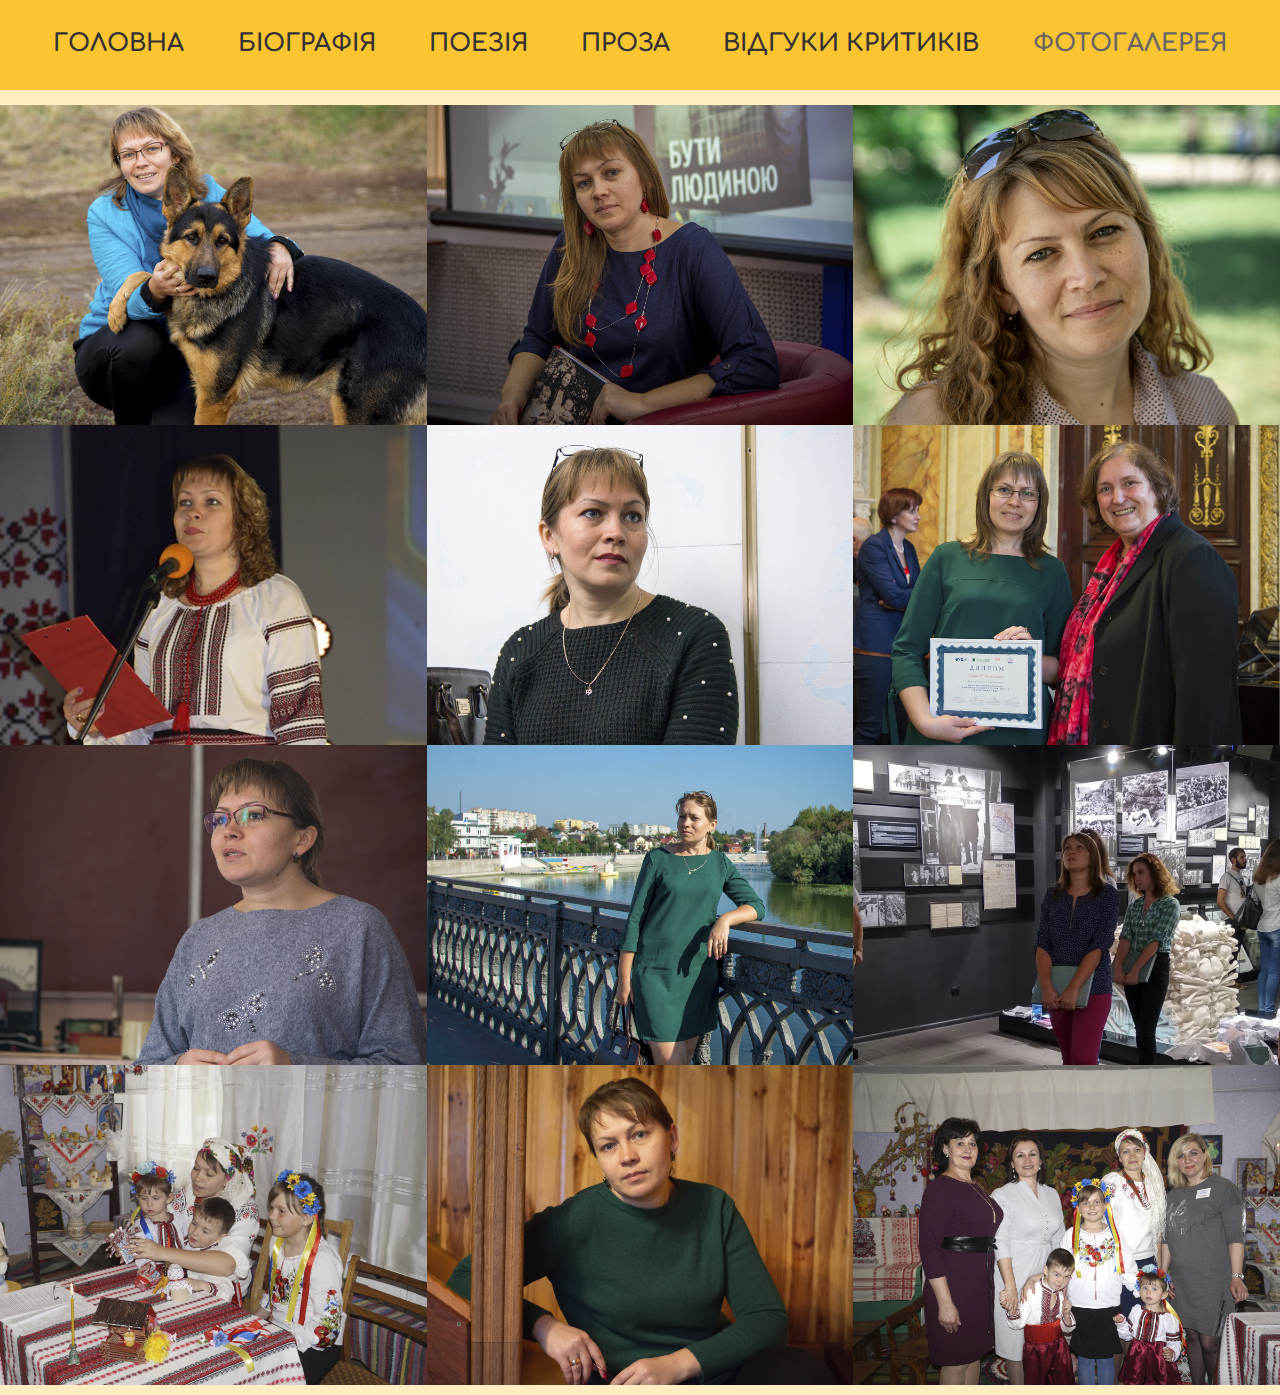
<file: photos.html>
<!DOCTYPE html>
<html lang="ua">
<head>
	<meta charset="UTF-8">
	<title>Фотогалерея Ольги Кудінової</title>
	<meta name="description" content="Фотографії письменниці Ольги Кудінової, більшість яких зроблені її чоловіком.">
	<meta name="robots" content="index, follow">
	<link rel="stylesheet" href="styles.css">
	<link href="https://fonts.googleapis.com/css?family=Comfortaa&display=swap" rel="stylesheet">
	<meta name="viewport" content="width=device-width, initial-scale=1, shrink-to-fit=no">
</head>
<body>

	<header>
		<a href="index.html">Головна</a>
		<a href="bio.html">Біографія</a>
		<a href="poetry.html">Поезія</a>
		<a href="prose.html">Проза</a>
		<a href="reviews.html">Відгуки критиків</a>
		<a href="photos.html" class="link-active">Фотогалерея</a>
	</header>

	<div class="menu">
		<a href="index.html">Головна</a>
		<a href="bio.html">Біографія</a>
		<a href="poetry.html">Поезія</a>
		<a href="prose.html">Проза</a>
		<a href="reviews.html">Відгуки критиків</a>
		<a href="photos.html" class="link-active">Фотогалерея</a>
		<div class="menu_button wow fadeInUp" onclick="open_menu()"><span></span></div>
	</div>

	<style>
		.main_wrapper {
			margin: 0;
			padding-right: 0;
			padding-left: 0;
			padding-top: 15px;
			padding-bottom: 10px;
		}
	</style>

	<div class="main_wrapper">
		<div class="gallery">
			<img src="img1.png" alt="Фото з О. Кудіновою">
			<img src="img2.png" alt="Фото з О. Кудіновою">
			<img src="img3.png" alt="Фото з О. Кудіновою">
			<img src="img4.png" alt="Фото з О. Кудіновою">
			<img src="img5.png" alt="Фото з О. Кудіновою">
			<img src="img6.png" alt="Фото з О. Кудіновою">
			<img src="img7.png" alt="Фото з О. Кудіновою">
			<img src="img8.png" alt="Фото з О. Кудіновою">
			<img src="img9.png" alt="Фото з О. Кудіновою">
			<img src="img10.png" alt="Фото з О. Кудіновою">
			<img src="img11.png" alt="Фото з О. Кудіновою">
			<img src="img12.png" alt="Фото з О. Кудіновою">
		</div>
	</div>
	
	<script src="jquery.min.js"></script>
	<script src="scipts.js"></script>

</body>
</html>
</file>
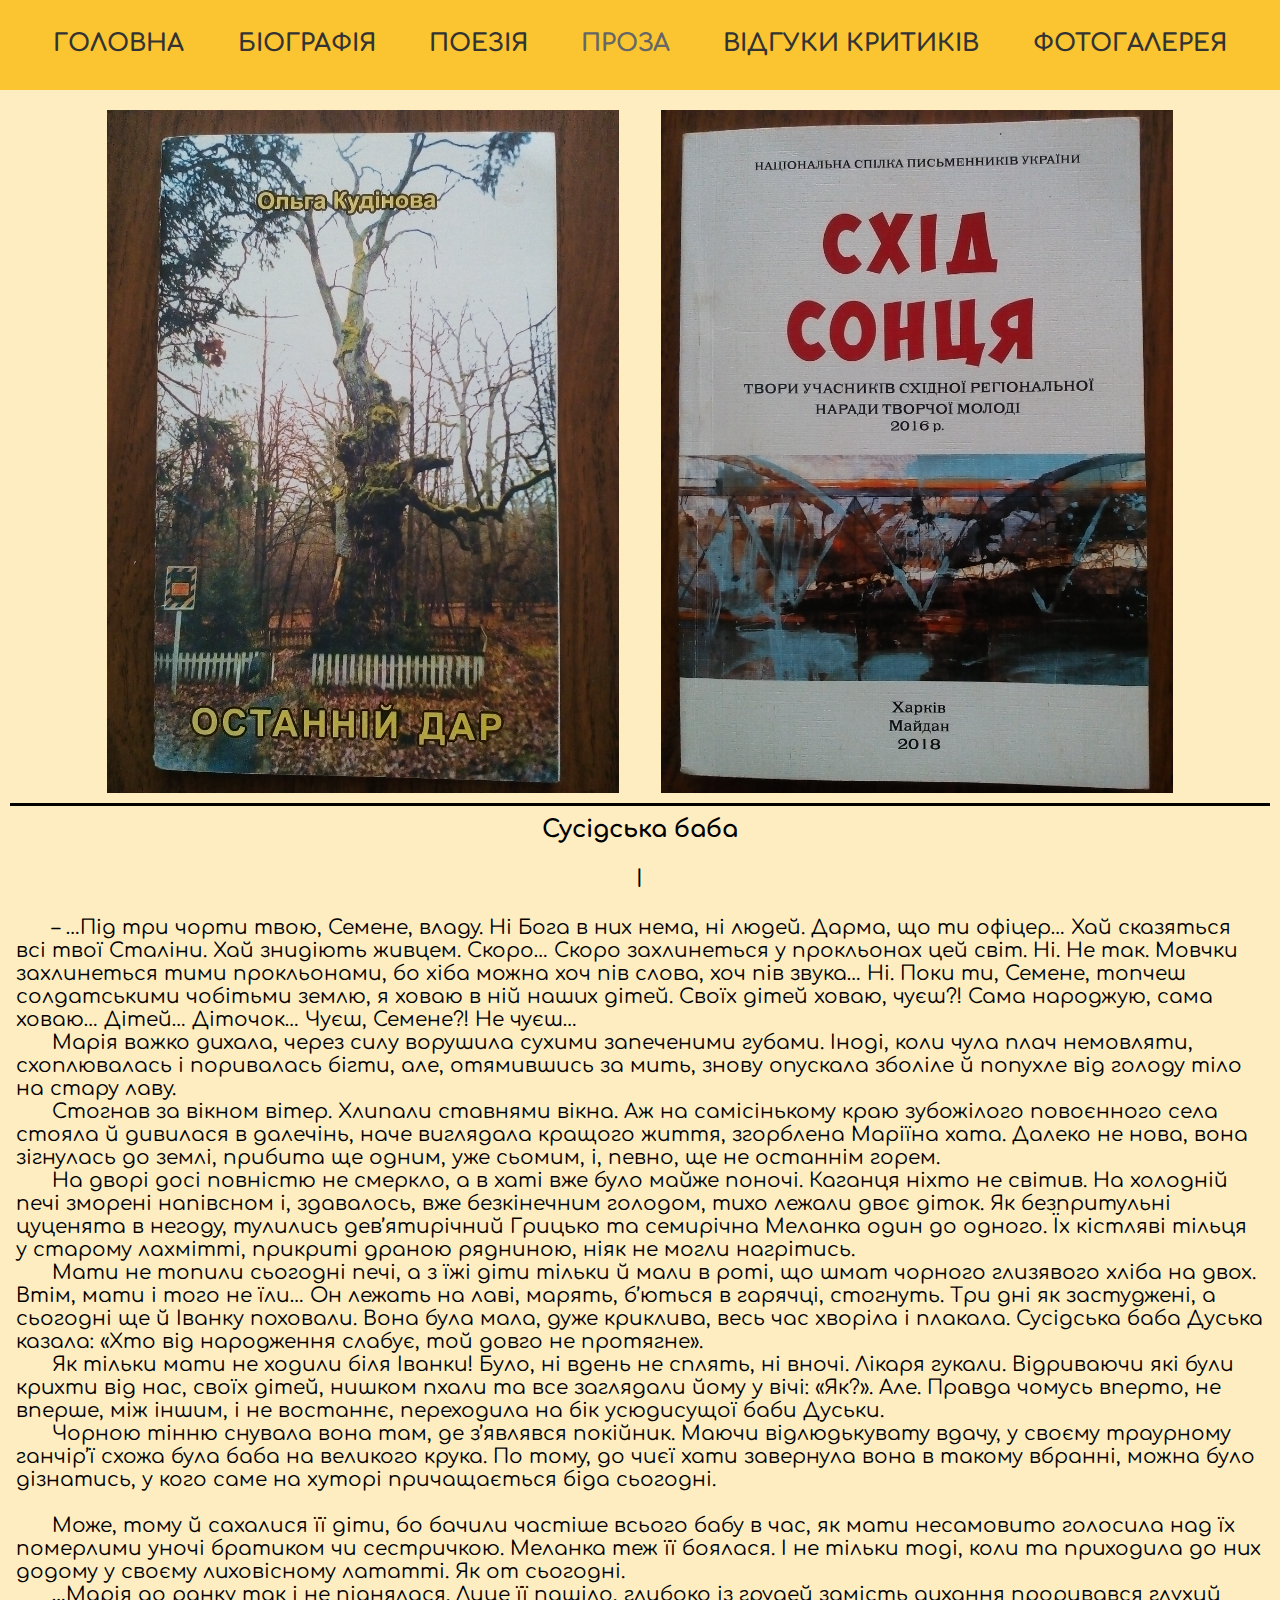
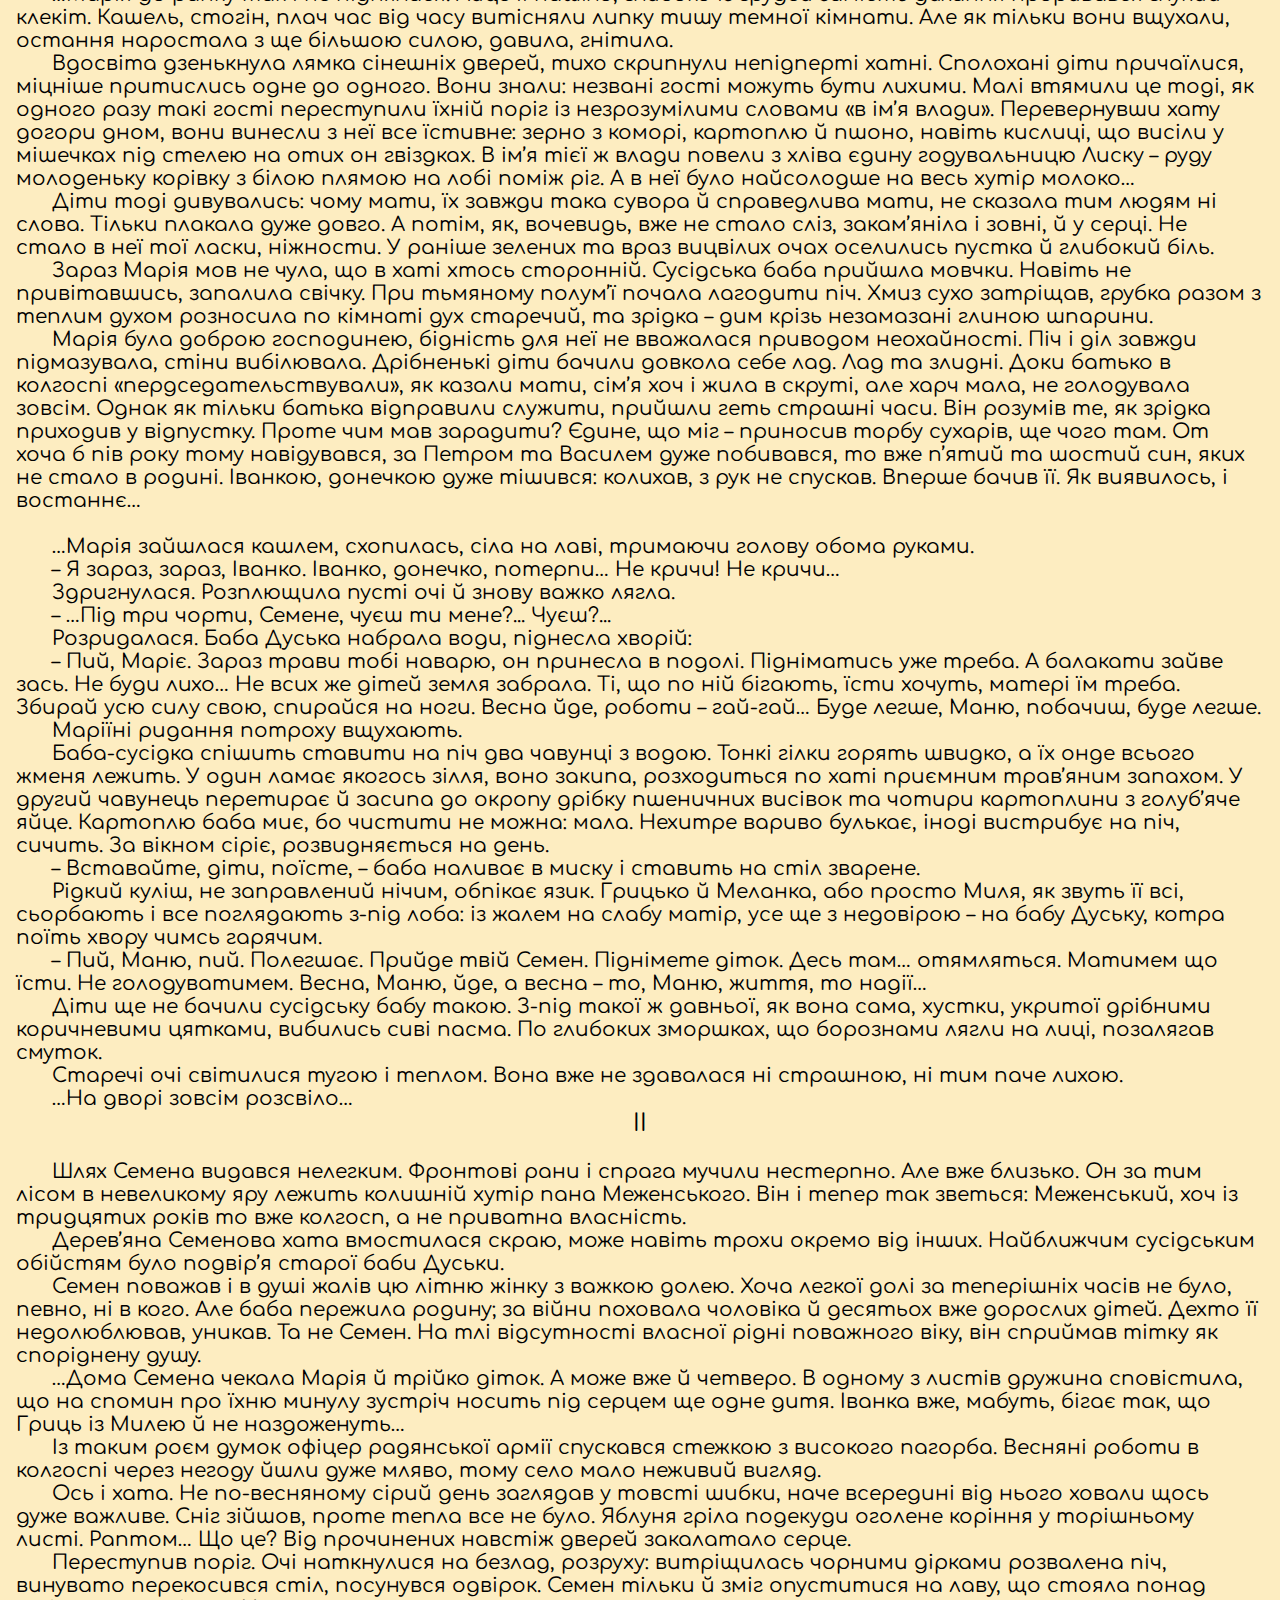
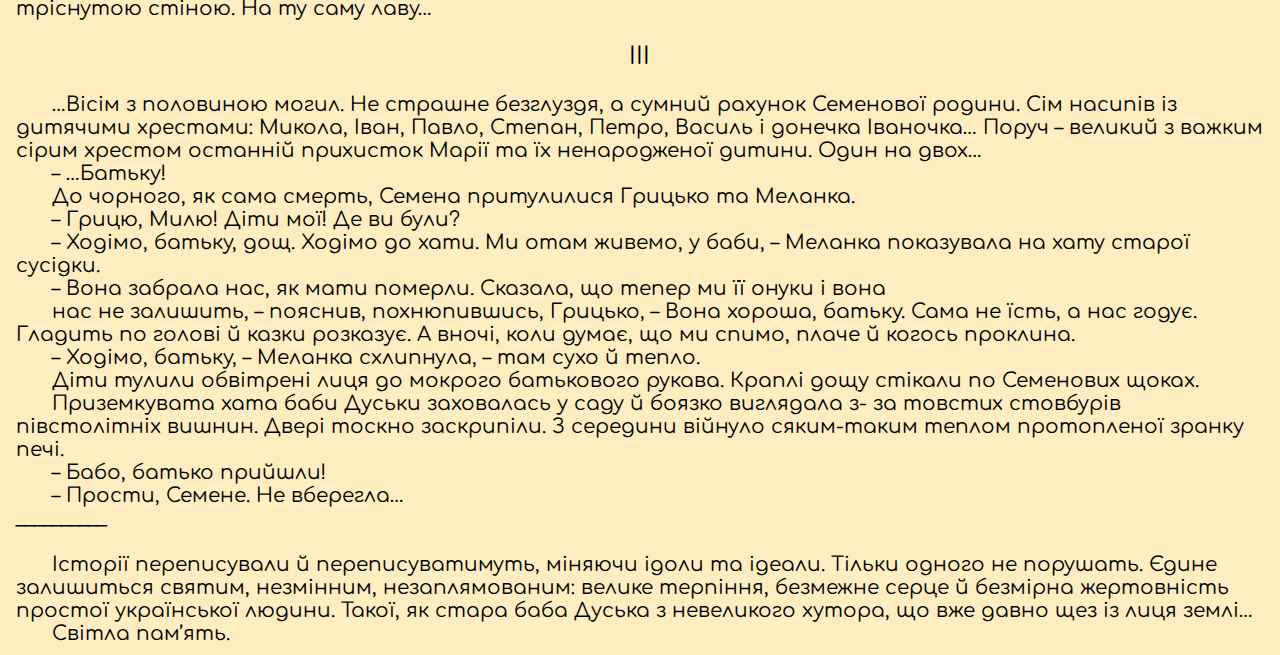
<file: prose.html>
<!DOCTYPE html>
<html lang="ua">
<head>
	<meta charset="UTF-8">
	<title>Проза Ольги Кудінової</title>
	<link rel="stylesheet" href="styles.css">
	<link href="https://fonts.googleapis.com/css?family=Comfortaa&display=swap" rel="stylesheet">
	<link rel="stylesheet" href="animate.css">
	<meta name="viewport" content="width=device-width, initial-scale=1, shrink-to-fit=no">
</head>
<body>

	<header>
		<a href="index.html">Головна</a>
		<a href="bio.html">Біографія</a>
		<a href="poetry.html">Поезія</a>
		<a href="prose.html" class="link-active">Проза</a>
		<a href="reviews.html">Відгуки критиків</a>
		<a href="photos.html">Фотогалерея</a>
	</header>

	<div class="menu">
		<a href="index.html">Головна</a>
		<a href="bio.html">Біографія</a>
		<a href="poetry.html">Поезія</a>
		<a href="prose.html" class="link-active">Проза</a>
		<a href="reviews.html">Відгуки критиків</a>
		<a href="photos.html">Фотогалерея</a>
		<div class="menu_button wow fadeInUp" onclick="open_menu()"><span></span></div>
	</div>

	<div class="main_wrapper">
		<div class="books">
			<img src="book1.jpg" alt="Останній дар" class="prose_img">
			<img src="book2.jpg" alt="Схід сонця" class="prose_img">
		</div>
		<div class="splitter"></div>
		<span class="prose">
			<p class="tc title-prose fw700">Сусідська баба</p><br>
			<p class="tc title-prose">І</p><br>

			<span class="tab"></span>
			– …Під три чорти твою, Семене, владу. Ні Бога в них нема, ні людей.
			Дарма, що ти офіцер… Хай сказяться всі твої Сталіни. Хай знидіють живцем.
			Скоро… Скоро захлинеться у прокльонах цей світ. Ні. Не так. Мовчки
			захлинеться тими прокльонами, бо хіба можна хоч пів слова, хоч пів звука…
			Ні. Поки ти, Семене, топчеш солдатськими чобітьми землю, я ховаю в ній
			наших дітей. Своїх дітей ховаю, чуєш?! Сама народжую, сама ховаю…
			Дітей… Діточок… Чуєш, Семене?! Не чуєш… <br><span class="tab"></span>
			Марія важко дихала, через силу ворушила сухими запеченими губами.
			Іноді, коли чула плач немовляти, схоплювалась і поривалась бігти, але,
			отямившись за мить, знову опускала зболіле й попухле від голоду тіло на
			стару лаву. <br><span class="tab"></span>
			Стогнав за вікном вітер. Хлипали ставнями вікна. Аж на самісінькому
			краю зубожілого повоєнного села стояла й дивилася в далечінь, наче
			виглядала кращого життя, згорблена Маріїна хата. Далеко не нова, вона
			зігнулась до землі, прибита ще одним, уже сьомим, і, певно, ще не останнім
			горем. <br><span class="tab"></span>
			На дворі досі повністю не смеркло, а в хаті вже було майже поночі.
			Каганця ніхто не світив. На холодній печі зморені напівсном і, здавалось, вже
			безкінечним голодом, тихо лежали двоє діток. Як безпритульні цуценята в
			негоду, тулились дев’ятирічний Грицько та семирічна Меланка один до
			одного. Їх кістляві тільця у старому лахмітті, прикриті драною рядниною,
			ніяк не могли нагрітись. <br><span class="tab"></span>
			Мати не топили сьогодні печі, а з їжі діти тільки й мали в роті, що
			шмат чорного глизявого хліба на двох. Втім, мати і того не їли… Он лежать
			на лаві, марять, б’ються в гарячці, стогнуть. Три дні як застуджені, а сьогодні
			ще й Іванку поховали. Вона була мала, дуже криклива, весь час хворіла і
			плакала. Сусідська баба Дуська казала: «Хто від народження слабує, той
			довго не протягне». <br><span class="tab"></span>
			Як тільки мати не ходили біля Іванки! Було, ні вдень не сплять, ні
			вночі. Лікаря гукали. Відриваючи які були крихти від нас, своїх дітей,
			нишком пхали та все заглядали йому у вічі: «Як?». Але. Правда чомусь
			вперто, не вперше, між іншим, і не востаннє, переходила на бік усюдисущої
			баби Дуськи. <br><span class="tab"></span>
			Чорною тінню снувала вона там, де з’являвся покійник. Маючи
			відлюдькувату вдачу, у своєму траурному ганчір’ї схожа була баба на
			великого крука. По тому, до чиєї хати завернула вона в такому вбранні,
			можна було дізнатись, у кого саме на хуторі причащається біда сьогодні.
			<br><br><span class="tab"></span>
			Може, тому й сахалися її діти, бо бачили частіше всього бабу в час, як
			мати несамовито голосила над їх померлими уночі братиком чи сестричкою.
			Меланка теж її боялася. І не тільки тоді, коли та приходила до них
			додому у своєму лиховісному лататті. Як от сьогодні.<br><span class="tab"></span>
			…Марія до ранку так і не піднялася. Лице її пашіло, глибоко із грудей
			замість дихання проривався глухий клекіт. Кашель, стогін, плач час від часу
			витісняли липку тишу темної кімнати. Але як тільки вони вщухали, остання
			наростала з ще більшою силою, давила, гнітила.<br><span class="tab"></span>
			Вдосвіта дзенькнула лямка сінешніх дверей, тихо скрипнули непідперті
			хатні. Сполохані діти причаїлися, міцніше притислись одне до одного. Вони
			знали: незвані гості можуть бути лихими. Малі втямили це тоді, як одного
			разу такі гості переступили їхній поріг із незрозумілими словами «в ім’я
			влади». Перевернувши хату догори дном, вони винесли з неї все їстивне:
			зерно з коморі, картоплю й пшоно, навіть кислиці, що висіли у мішечках під
			стелею на отих он гвіздках. В ім’я тієї ж влади повели з хліва єдину
			годувальницю Лиску – руду молоденьку корівку з білою плямою на лобі
			поміж ріг. А в неї було найсолодше на весь хутір молоко…<br><span class="tab"></span>
			Діти тоді дивувались: чому мати, їх завжди така сувора й справедлива
			мати, не сказала тим людям ні слова. Тільки плакала дуже довго. А потім, як,
			вочевидь, вже не стало сліз, закам’яніла і зовні, й у серці. Не стало в неї тої
			ласки, ніжности. У раніше зелених та враз вицвілих очах оселились пустка й
			глибокий біль.<br><span class="tab"></span>
			Зараз Марія мов не чула, що в хаті хтось сторонній. Сусідська баба
			прийшла мовчки. Навіть не привітавшись, запалила свічку. При тьмяному
			полум’ї почала лагодити піч. Хмиз сухо затріщав, грубка разом з теплим
			духом розносила по кімнаті дух старечий, та зрідка – дим крізь незамазані
			глиною шпарини.<br><span class="tab"></span>
			Марія була доброю господинею, бідність для неї не вважалася
			приводом неохайності. Піч і діл завжди підмазувала, стіни вибілювала.
			Дрібненькі діти бачили довкола себе лад. Лад та злидні. Доки батько в
			колгоспі «пердседательствували», як казали мати, сім’я хоч і жила в скруті,
			але харч мала, не голодувала зовсім. Однак як тільки батька відправили
			служити, прийшли геть страшні часи. Він розумів те, як зрідка приходив у
			відпустку. Проте чим мав зарадити? Єдине, що міг – приносив торбу сухарів,
			ще чого там. От хоча б пів року тому навідувався, за Петром та Василем дуже
			побивався, то вже п’ятий та шостий син, яких не стало в родині. Іванкою,
			донечкою дуже тішився: колихав, з рук не спускав. Вперше бачив її. Як
			виявилось, і востаннє…<br>
			<br><span class="tab"></span>
			…Марія зайшлася кашлем, схопилась, сіла на лаві, тримаючи голову
			обома руками.<br><span class="tab"></span>
			– Я зараз, зараз, Іванко. Іванко, донечко, потерпи… Не кричи! Не
			кричи…<br><span class="tab"></span>
			Здригнулася. Розплющила пусті очі й знову важко лягла.<br><span class="tab"></span>
			– …Під три чорти, Семене, чуєш ти мене?... Чуєш?...<br><span class="tab"></span>
			Розридалася.
			Баба Дуська набрала води, піднесла хворій:<br><span class="tab"></span>
			– Пий, Маріє. Зараз трави тобі наварю, он принесла в подолі.
			Підніматись
			уже треба. А балакати зайве зась. Не буди лихо… Не всих же дітей земля
			забрала. Ті, що по ній бігають, їсти хочуть, матері їм треба. Збирай усю силу
			свою, спирайся на ноги. Весна йде, роботи – гай-гай… Буде легше, Маню,
			побачиш, буде легше.<br><span class="tab"></span>
			Маріїні ридання потроху вщухають.<br><span class="tab"></span>
			Баба-сусідка спішить ставити на піч два чавунці з водою. Тонкі гілки
			горять швидко, а їх онде всього жменя лежить. У один ламає якогось зілля,
			воно закипа, розходиться по хаті приємним трав’яним запахом. У другий
			чавунець перетирає й засипа до окропу дрібку пшеничних висівок та чотири
			картоплини з голуб’яче яйце. Картоплю баба миє, бо чистити не можна: мала.
			Нехитре вариво булькає, іноді вистрибує на піч, сичить. За вікном сіріє,
			розвидняється на день.<br><span class="tab"></span>
			– Вставайте, діти, поїсте, – баба наливає в миску і ставить на стіл
			зварене.<br><span class="tab"></span>
			Рідкий куліш, не заправлений нічим, обпікає язик. Грицько й Меланка, або
			просто Миля, як звуть її всі, сьорбають і все поглядають з-під лоба: із жалем
			на слабу матір, усе ще з недовірою – на бабу Дуську, котра поїть хвору чимсь
			гарячим.<br><span class="tab"></span>
			– Пий, Маню, пий. Полегшає. Прийде твій Семен. Піднімете діток. Десь
			там… отямляться. Матимем що їсти. Не голодуватимем. Весна, Маню, йде, а
			весна – то, Маню, життя, то надії…<br><span class="tab"></span>
			Діти ще не бачили сусідську бабу такою. З-під такої ж давньої, як вона
			сама, хустки, укритої дрібними коричневими цятками, вибились сиві пасма.
			По глибоких зморшках, що борознами лягли на лиці, позалягав смуток.<br><span class="tab"></span>
			Старечі очі світилися тугою і теплом. Вона вже не здавалася ні страшною, ні
			тим паче лихою.<br><span class="tab"></span>
			…На дворі зовсім розсвіло…<br>
			<p class="tc title-prose">II</p><br><span class="tab"></span>
			Шлях Семена видався нелегким. Фронтові рани і спрага мучили
			нестерпно. Але вже близько. Он за тим лісом в невеликому яру лежить
			колишній хутір пана Меженського. Він і тепер так зветься: Меженський, хоч
			із тридцятих років то вже колгосп, а не приватна власність.<br><span class="tab"></span>
			Дерев’яна Семенова хата вмостилася скраю, може навіть трохи окремо
			від інших. Найближчим сусідським обійстям було подвір’я старої баби
			Дуськи.<br><span class="tab"></span>
			Семен поважав і в душі жалів цю літню жінку з важкою долею. Хоча
			легкої долі за теперішніх часів не було, певно, ні в кого. Але баба пережила
			родину; за війни поховала чоловіка й десятьох вже дорослих дітей. Дехто її
			недолюблював, уникав. Та не Семен. На тлі відсутності власної рідні
			поважного віку, він сприймав тітку як споріднену душу.<br><span class="tab"></span>
			…Дома Семена чекала Марія й трійко діток. А може вже й четверо. В
			одному з листів дружина сповістила, що на спомин про їхню минулу зустріч
			носить під серцем ще одне дитя. Іванка вже, мабуть, бігає так, що Гриць із
			Милею й не наздоженуть…<br><span class="tab"></span>
			Із таким роєм думок офіцер радянської армії спускався стежкою з
			високого пагорба. Весняні роботи в колгоспі через негоду йшли дуже мляво,
			тому село мало неживий вигляд.<br><span class="tab"></span>
			Ось і хата. Не по-весняному сірий день заглядав у товсті шибки, наче
			всередині від нього ховали щось дуже важливе. Сніг зійшов, проте тепла все
			не було. Яблуня гріла подекуди оголене коріння у торішньому листі.
			Раптом… Що це? Від прочинених навстіж дверей закалатало серце.<br><span class="tab"></span>
			Переступив поріг. Очі наткнулися на безлад, розруху: витріщилась чорними
			дірками розвалена піч, винувато перекосився стіл, посунувся одвірок. Семен
			тільки й зміг опуститися на лаву, що стояла понад тріснутою стіною. На ту
			саму лаву…<br><span class="tab"></span>

			<p class="tc title-prose">III</p><br><span class="tab"></span>

			…Вісім з половиною могил. Не страшне безглуздя, а сумний рахунок
			Семенової родини. Сім насипів із дитячими хрестами: Микола, Іван, Павло,
			Степан, Петро, Василь і донечка Іваночка… Поруч – великий з важким сірим
			хрестом останній прихисток Марії та їх ненародженої дитини. Один на
			двох…<br><span class="tab"></span>
			– …Батьку!<br><span class="tab"></span>
			До чорного, як сама смерть, Семена притулилися Грицько та Меланка.<br><span class="tab"></span>
			– Грицю, Милю! Діти мої! Де ви були?<br><span class="tab"></span>
			– Ходімо, батьку, дощ. Ходімо до хати. Ми отам живемо, у баби, –
			Меланка показувала на хату старої сусідки.<br><span class="tab"></span>
			– Вона забрала нас, як мати померли. Сказала, що тепер ми її онуки і
			вона<br><span class="tab"></span>
			нас не залишить, – пояснив, похнюпившись, Грицько, – Вона хороша, батьку.
			Сама не їсть, а нас годує. Гладить по голові й казки розказує. А вночі, коли
			думає, що ми спимо, плаче й когось проклина.<br><span class="tab"></span>
			– Ходімо, батьку, – Меланка схлипнула, – там сухо й тепло.<br><span class="tab"></span>
			Діти тулили обвітрені лиця до мокрого батькового рукава. Краплі дощу
			стікали по Семенових щоках.<br><span class="tab"></span>
			Приземкувата хата баби Дуськи заховалась у саду й боязко виглядала з-
			за товстих стовбурів півстолітніх вишнин. Двері тоскно заскрипіли. З
			середини війнуло сяким-таким теплом протопленої зранку печі.<br><span class="tab"></span>
			– Бабо, батько прийшли!<br><span class="tab"></span>
			– Прости, Семене. Не вберегла…<br>

			__________<br><br><span class="tab"></span>

			Історії переписували й переписуватимуть, міняючи ідоли та ідеали.
			Тільки одного не порушать. Єдине залишиться святим, незмінним,
			незаплямованим: велике терпіння, безмежне серце й безмірна жертовність
			простої української людини. Такої, як стара баба Дуська з невеликого хутора,
			що вже давно щез із лиця землі…<br><span class="tab"></span>
			Світла пам’ять.
		</span>
	</div>

	<script src="animate.js"></script>
	<script>
		new WOW().init();
	</script>
	<script src="jquery.min.js"></script>
	<script src="scipts.js"></script>

</body>
</html>
</file>
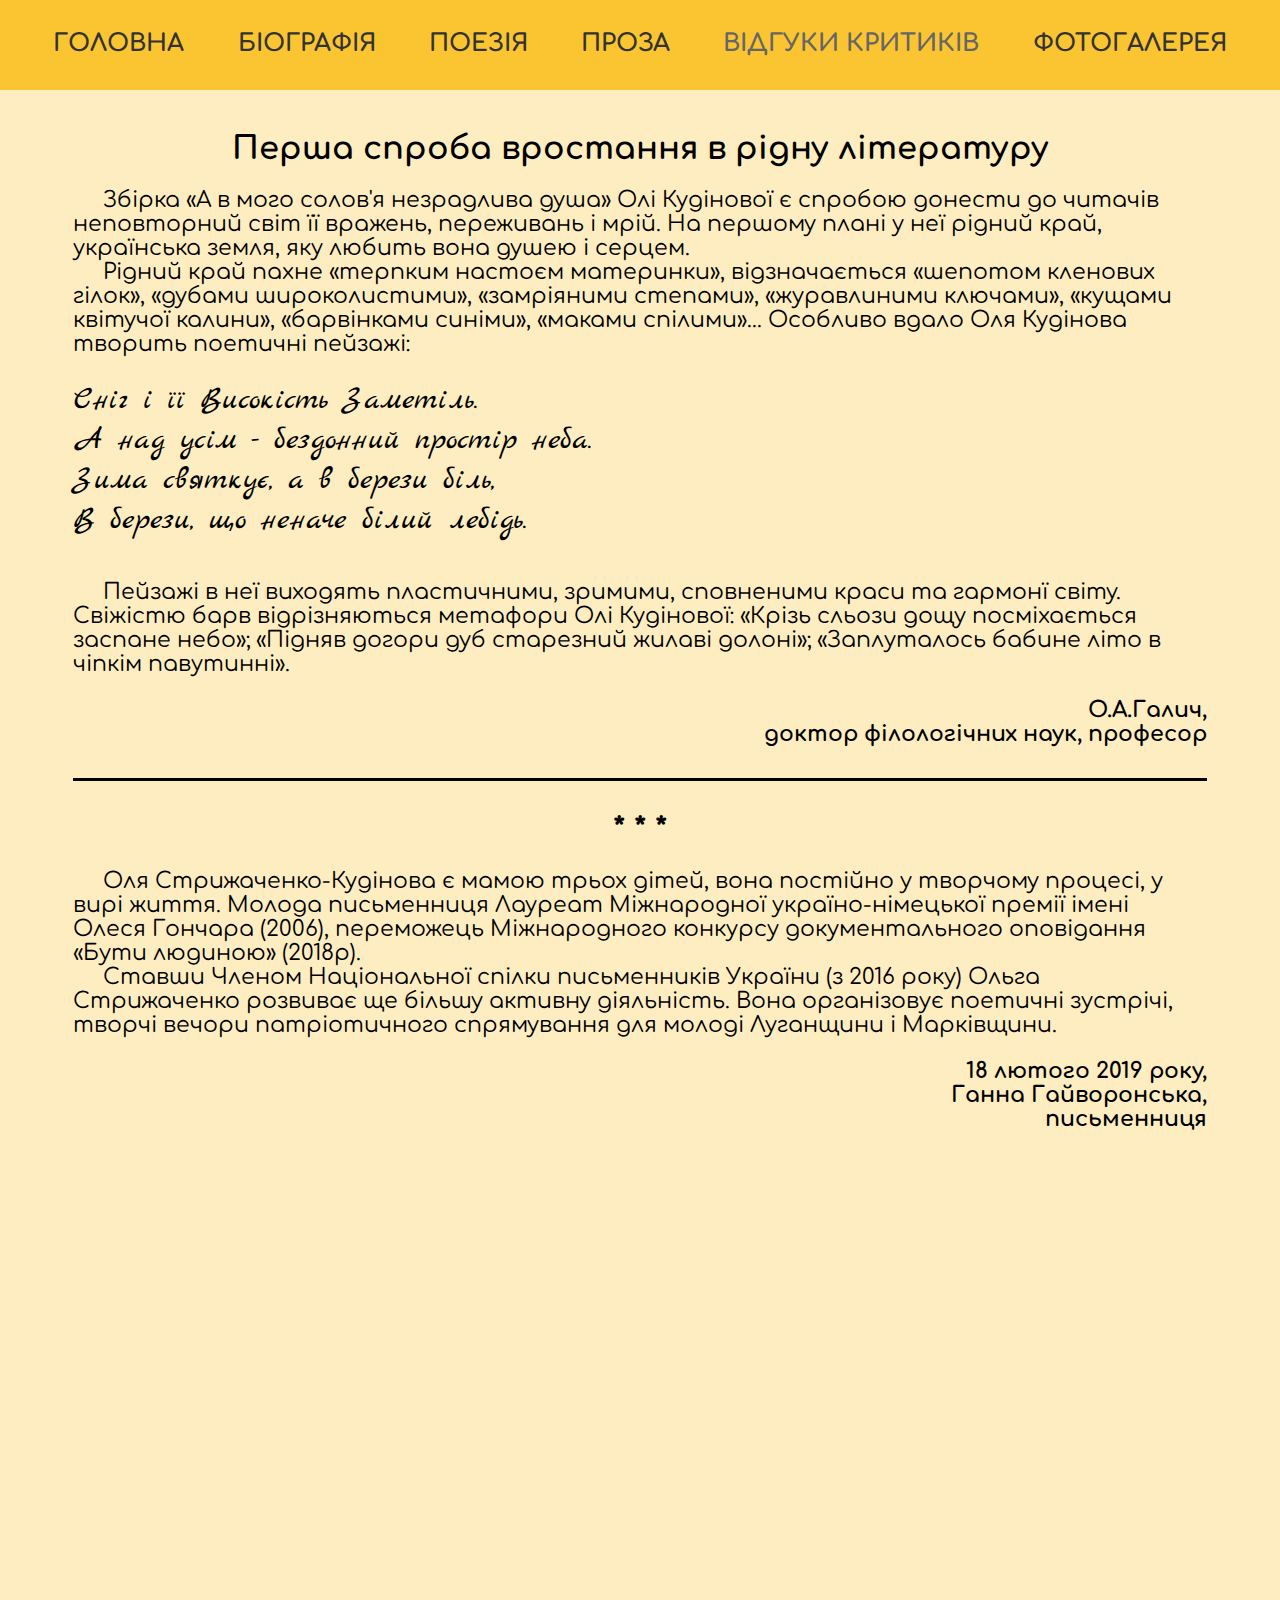
<file: reviews.html>
<!DOCTYPE html>
<html lang="ua">
<head>
	<meta charset="UTF-8">
	<title>Відгуки критиків про Ольгу Кудінову</title>
	<meta name="description" content="Відгуки критиків, що були написані про луганську письменницю Ольгу Кудінову.">
	<meta name="robots" content="index, follow">
	<link rel="stylesheet" href="styles.css">
	<link href="https://fonts.googleapis.com/css?family=Comfortaa&display=swap" rel="stylesheet">
	<link rel="stylesheet" href="animate.css">
	<meta name="viewport" content="width=device-width, initial-scale=1, shrink-to-fit=no">
	<link href="https://fonts.googleapis.com/css?family=Marck+Script&display=swap" rel="stylesheet">
</head>
<body>

	<header>
		<a href="index.html">Головна</a>
		<a href="bio.html">Біографія</a>
		<a href="poetry.html">Поезія</a>
		<a href="prose.html">Проза</a>
		<a href="reviews.html" class="link-active">Відгуки критиків</a>
		<a href="photos.html">Фотогалерея</a>
	</header>

	<div class="menu">
		<a href="index.html">Головна</a>
		<a href="bio.html">Біографія</a>
		<a href="poetry.html">Поезія</a>
		<a href="prose.html">Проза</a>
		<a href="reviews.html" class="link-active">Відгуки критиків</a>
		<a href="photos.html">Фотогалерея</a>
		<div class="menu_button wow fadeInUp" onclick="open_menu()"><span></span></div>
	</div>

	<div class="main_wrapper">
		<div class="reviews">
			<div class="review wow fadeInDown">
				<h1 class="tc">Перша спроба вростання в рідну літературу</h1>
				<span class="review-text">
					<span class="tab"></span>Збірка «А в мого солов&#39;я незрадлива душа» Олі Кудінової є
					спробою донести до читачів неповторний світ її вражень, переживань і мрій.
					На першому плані у неї рідний край, українська земля,
					яку любить вона душею і серцем. <br>
					<span class="tab"></span>Рідний край пахне «терпким настоєм материнки», відзначається
					«шепотом кленових гілок», «дубами широколистими», «замріяними
					степами», «журавлиними ключами», «кущами квітучої калини»,
					«барвінками синіми», «маками спілими»... Особливо вдало Оля
					Кудінова творить поетичні пейзажі: <br><br>

					<span class="poem-font poem-review">
						Снiг і її Високість Заметіль. <br>
						А над усім - бездонний простір неба. <br>
						Зима святкує, а в берези біль, <br>
						В берези, що неначе білий лебідь. <br><br>
					</span>

					<span class="tab"></span>Пейзажі в неї виходять пластичними, зримими, сповненими
					краси та гармонї світу. Свіжістю барв відрізняються метафори Олі
					Кудінової: «Крізь сльози дощу посміхається заспане небо»; «Підняв
					догори дуб старезний жилаві долоні»; «Заплуталось бабине літо в
					чіпкім павутинні».
				</span>
				<p class="review-author">
					О.А.Галич,<br>
					доктор філологічних наук, професор
				</p>
			</div>
			<div class="splitter wow fadeInLeft"></div>
			<div class="review wow fadeInRight">
				<h1 class="tc">* * *</h1>
				<span class="review-text">
					<span class="tab"></span>Оля Стрижаченко-Кудінова є мамою трьох дітей, вона постійно
					у творчому процесі, у вирі життя. Молода письменниця Лауреат
					Міжнародної україно-німецької премії імені Олеся Гончара (2006),
					переможець Міжнародного конкурсу документального оповідання
					«Бути людиною» (2018р). <br>
					<span class="tab"></span>Ставши Членом Національної спілки письменників України (з
					2016 року) Ольга Стрижаченко розвиває ще більшу активну
					діяльність. Вона організовує поетичні зустрічі, творчі вечори
					патріотичного спрямування для молоді Луганщини і Марківщини.
				</span>
				<p class="review-author">
					18 лютого 2019 року, <br> Ганна Гайворонська, <br> письменниця
				</p>
			</div>
			<div class="splitter wow fadeInLeft"></div>
			<div class="review wow fadeInUp">
				<h1 class="tc">* * *</h1>
				<span class="review-text">
					<span class="tab"></span>Ольга Стрижаченко (літературний псевдонім Ольга Кудінова) - молода
					талановита письменниця, оригінальну й самобутню творчість якої вважаю значущим явищем сучасної української літератури.
					У контексті сьогоденних складних подій на Донбасі, вірші та прозові твори
					наймолодшого Члена Луганської обласної організації НСПУ є вагомим
					внеском у досягнення найголовнішої мети-здобуття миру.<br>
					<span class="tab"></span>Ціннісними вважаю дві збірки Ольги: поетичної «А в мого солов&#39;я
					незрадлива душа» (2005), та книги, яку літературні критики називають
					«поезією в прозі» - повісті «Останній дар» (2008). Зараз письменниця працює
					над книгою для дітей. Казки Ольги Стрижаченко (до речі, мами трьох
					чарівних діток) - яскраві, зримі, сповнені доброти.<br>
					<span class="tab"></span>Наразі мною створено проект збірки «Луганська читанка», до якої увійдуть
					дитячі твори літераторів Луганщини: «Від Грінченка до Стрижаченко» - з
					гордістю говорю!<br>
					<span class="tab"></span>Багато досягнень має письменниця, серед них - звання лауреата
					Міжнародної україно-німецької премії імені Олеся Гончара (2006), перемога
					в Міжнародному конкурсі документального оповідання «Бути людиною»
					(2018) та інші, здобуття першості в обласних, Всеукраїнських літературних
					конкурсах, участь в організації районних мистецьких заходів.
					Переконаний: творчий здобуток Ольги Стрижаченко - вагомий  внесок  у
					духовну скарбницю Луганщини і всієї України.<br>
					<span class="tab"></span>Талант молодої луганської письменниці гідний високої оцінки й відзнаки!
					З огляду на все вищевказане, рекомендую кандидатуру Ольги Стрижаченко
					на здобуття стипендії Президента України для молодих письменників і
					митців у сфері музичного, театрального, образотворчого, хореографічного,
					естрадно-циркового мистецтва та кіномистецтва.
				</span>
				<p class="review-author">
					Олексій Неживий,<br>
					Член Національної спілки письменників України, <br> Національної спілки журналістів України <br> Національної спілки краєзнавців України <br> Доктор філологічних наук, професор, <br> літературознавець, вчений, журналіст, краєзнавець
				</p>
			</div>
		</div>
	</div>

	<script src="animate.js"></script>
	<script>
		new WOW().init();
	</script>
	<script src="jquery.min.js"></script>
	<script src="scipts.js"></script>

</body>
</html>
</file>
<file: styles.css>
*::selection {
	background-color: #b9abff;
	color: #222;
}

*, *:after, *:before {
	box-sizing: border-box;
}

::-webkit-scrollbar-button {
	background-image:url('');
	background-repeat:no-repeat;
	width:5px;
	height:0px;
}

::-webkit-scrollbar-track {
	background-color: #5c6069;
}

::-webkit-scrollbar-thumb {
	-webkit-border-radius: 0px;
	border-radius: 10px;
	background-color: #9c88ff;
}


::-webkit-scrollbar-thumb:hover{
	background-color: #6d5fb2;
}

::-webkit-resizer{
	background-image:url('');
	background-repeat:no-repeat;
	width:4px;
	height:0px;
}

::-webkit-scrollbar{
	width: 12px;
}

body {
	font-family: 'Comfortaa', sans-serif;
	padding: 0;
	margin: 0;
	overflow-x: hidden;
}

.tc {
	text-align: center;
}

header {
	width: 100vw;
	height: 10vh;
	background-color: #fbc531;
	display: -webkit-flex;
	display: -moz-flex;
	display: -ms-flex;
	display: -o-flex;
	display: flex;
	justify-content: space-evenly;
	-ms-align-items: center;
	align-items: center;
	font-weight: 700;
}

header a, .menu a {
	text-transform: uppercase;
	text-decoration: none;
	color: #333;
	font-size: 24px;
	-webkit-transition: .35s;
	-o-transition: .35s;
	transition: .35s;
	position: relative;
	padding-bottom: 3px;
}

header a:hover, .menu a:hover {
	color: #666;
}

header a:before, .menu a:before {
	content: '';
	bottom: 0;
	right: 0;
	position: absolute;
	width: 0%;
	background-color: #555;
	height: 3px;
	transition: .35s;
	border-radius: 15px;
}

header a:hover:before, .menu a:hover:before {
	width: 100%;
	left: 0;
}

.video {
	height: 100%;
	width: 100%;
	max-width: 1019px;
	max-height: 573px;
}

.video_wrapper {
	display: -webkit-flex;
	display: -moz-flex;
	display: -ms-flex;
	display: -o-flex;
	display: flex;
	width: 100vw;
	justify-content: center;
	-ms-align-items: center;
	align-items: center;
	height: 600px;
}

.main_wrapper {
	display: -webkit-flex;
	display: -moz-flex;
	display: -ms-flex;
	display: -o-flex;
	display: flex;
	width: 100vw;
	padding: 10px;
	background-color: #fdedc1;
	min-height: 90vh;
	padding-top: 20px;
	-ms-align-items: center;
	align-items: center;
	-webkit-flex-direction: column;
	-moz-flex-direction: column;
	-ms-flex-direction: column;
	-o-flex-direction: column;
	flex-direction: column;
}

.first {
	display: -webkit-flex;
	display: -moz-flex;
	display: -ms-flex;
	display: -o-flex;
	display: flex;
	width: 65vw;
	-ms-align-items: center;
	align-items: center;
	-webkit-flex-direction: column;
	-moz-flex-direction: column;
	-ms-flex-direction: column;
	-o-flex-direction: column;
	flex-direction: column;
}

.main_photo {
	max-width: 40vw;
	margin: 10px;
	margin-bottom: 25px;
}

.second {
	display: -webkit-flex;
	display: -moz-flex;
	display: -ms-flex;
	display: -o-flex;
	display: flex;
	width: 35vw;
	line-height: 32px;
	-webkit-flex-direction: column;
	-moz-flex-direction: column;
	-ms-flex-direction: column;
	-o-flex-direction: column;
	flex-direction: column;
}

.title {
	font-weight: 700;
	font-size: 18px;
}

.desc {
	margin: 10px 10%;
	line-height: 23px;
}

.menu {
	width: 70vw;
	height: 100vh;
	background-color: #fbd05a;
	position: fixed;
	left: -70vw;
	bottom: 0;
	display: none;
	z-index: 1;
	-webkit-transition: .35s;
	-o-transition: .35s;
	transition: .35s;
	border-right: 2px solid #96761d;
	-webkit-flex-direction: column;
	-moz-flex-direction: column;
	-ms-flex-direction: column;
	-o-flex-direction: column;
	flex-direction: column;
	-ms-align-items: center;
	align-items: center;
	justify-content: space-evenly;
}

.menu_button {
	color: black;
	position: absolute;
	bottom: 10px;
	left: calc(70vw + 20px);
	background-color: #fbc531;
	padding: 35px;
	border-radius: 35px;
	display: -webkit-flex;
	display: -moz-flex;
	display: -ms-flex;
	display: -o-flex;
	display: flex;
	justify-content: center;
	-ms-align-items: center;
	align-items: center;
	cursor: pointer;
}

.menu a {
	text-align: center;
}

.menu_button span {
	position: absolute;
	background-color: #222;
	height: 3px;
	width: 33%;
}

.menu_button span:before,
.menu_button span:after {
	content: '';
	position: absolute;
	background-color: #222;
	height: 3px;
	width: 100%;
	display: block;
	-webkit-transition: .35s;
	-o-transition: .35s;
	transition: .35s;
}

.menu_button span:before {
	transform: translateY(-6px);
}

.menu_button span:after {
	transform: translateY(6px);
}

.mbutton_active span:before {
	transform: rotate(45deg);
}

.mbutton_active span:after {
	transform: rotate(-45deg);
}

.mbutton_active span {
	height: 0;
}

.menu_active {
	left: 0;
}

.link-active {
	color: #666 !important;
}

.poetry_wrapper {
	display: -webkit-flex;
	display: -moz-flex;
	display: -ms-flex;
	display: -o-flex;
	display: flex;
	width: 100vw;
	padding: 10px;
	background-color: #fdedc1;
	min-height: 90vh;
	padding-top: 20px;
	-webkit-flex-direction: column;
	-moz-flex-direction: column;
	-ms-flex-direction: column;
	-o-flex-direction: column;
	flex-direction: column;
}

.poetry-part {
	display: -webkit-flex;
	display: -moz-flex;
	display: -ms-flex;
	display: -o-flex;
	display: flex;
	margin-top: 25px;
	font-size: 24px;
}

.title-poem {
	font-weight: 700;
	font-size: 42px;
	text-align: center;
}

.poems_list, .poem {
	width: 45vw;
	display: -webkit-flex;
	display: -moz-flex;
	display: -ms-flex;
	display: -o-flex;
	display: flex;
	-webkit-flex-direction: column;
	-moz-flex-direction: column;
	-ms-flex-direction: column;
	-o-flex-direction: column;
	flex-direction: column;
	-ms-align-items: center;
	align-items: center;
}

.poems_list span {
	cursor: pointer;
	text-align: center;
}

.poems_list span:hover {
	text-decoration: underline;
}

.poem {
	font-family: 'Marck Script', cursive;
	font-size: 36px;
	text-align: center;
}

.poem-font {
	font-family: 'Marck Script', cursive;
	font-size: 32px;
}

.gallery {
	display: -webkit-flex;
	display: -moz-flex;
	display: -ms-flex;
	display: -o-flex;
	display: flex;
	-webkit-flex-wrap: wrap;
	-moz-flex-wrap: wrap;
	-ms-flex-wrap: wrap;
	-o-flex-wrap: wrap;
	flex-wrap: wrap;
	margin: 0;
	padding: 0;
}

.gallery img {
	width: 16.66vw;
	height: 12.495vw;
	padding: 0;
	margin: 0;
}

.reviews {
	width: 90%;
	display: -webkit-flex;
	display: -moz-flex;
	display: -ms-flex;
	display: -o-flex;
	display: flex;
	-webkit-flex-direction: column;
	-moz-flex-direction: column;
	-ms-flex-direction: column;
	-o-flex-direction: column;
	flex-direction: column;
}

.poem-review {
	width: 100%;
	text-align: center;
}

.review-text {
	font-size: 22px;
	text-align: center;
}

.review-author {
	text-align: right;
	font-size: 22px;
	font-weight: 700;
}

.splitter {
	background-color: #000;
	height: 3px;
	width: 100%;
	margin: 10px 0;
}

.bio_text {
	font-size: 20px;
	width: 98%;
}

p.tc {
	margin: 0;
	padding: 0;
}

p.tc.fw700 {
	font-weight: 700;
}

span.prose {
	font-size: 20px;
	width: 99%;
}

.title-prose {
	font-size: 24px;
}

.tab {
	height: 1px;
	width: 30px;
	display: inline-block;
}

.books {
	width: 90vw;
	display: -webkit-flex;
	display: -moz-flex;
	display: -ms-flex;
	display: -o-flex;
	display: flex;
	justify-content: space-evenly;
}

.prose_img {
	width: 40vw;
}

.competition {
	margin: 0 10%;
	display: flex;
	flex-direction: row;
	justify-content: space-evenly;
}

@media screen and (max-width: 1661px) {

	.gallery img {
		width: 33.33vw;
		height: 24.995vw;
	}

}

@media screen and (max-width: 928px) {
	header a {
		font-size: 18px;
	}
	.first, .second {
		width: 100vw;
	}
	.second {
		margin-top: 25px;
		-ms-align-items: center;
		align-items: center;
	}
	.main_photo {
		max-width: 90vw;
	}

	.poetry-part {
		-webkit-flex-direction: column;
		-moz-flex-direction: column;
		-ms-flex-direction: column;
		-o-flex-direction: column;
		flex-direction: column;
	}
	.poems_list, .poem {
		width: 90vw;
	}
	.poem {
		margin-top: 50px;
	}
	.gallery img {
		width: 50vw;
		height: 37.5vw;
	}
}

@media screen and (max-width: 758px) {
	header {
		display: none;
	}
	.menu {
		display: -webkit-flex;
		display: -moz-flex;
		display: -ms-flex;
		display: -o-flex;
		display: flex;
	}
	.main_wrapper, .poetry_wrapper {
		min-height: 100vh;
	}
	.gallery img {
		width: 100vw;
		height: 75vw;
	}
	.prose_img {
		width: 100%;
		margin-bottom: 10px;
	}
	.books {
		-webkit-flex-direction: column;
		-moz-flex-direction: column;
		-ms-flex-direction: column;
		-o-flex-direction: column;
		flex-direction: column;
	}
	.competition {
		flex-direction: column;
		justify-content: center;
		align-items: center;
	}
}

@media screen and (max-width: 473px) {

	audio {
		margin-bottom: 70px;
	}

}
</file>
